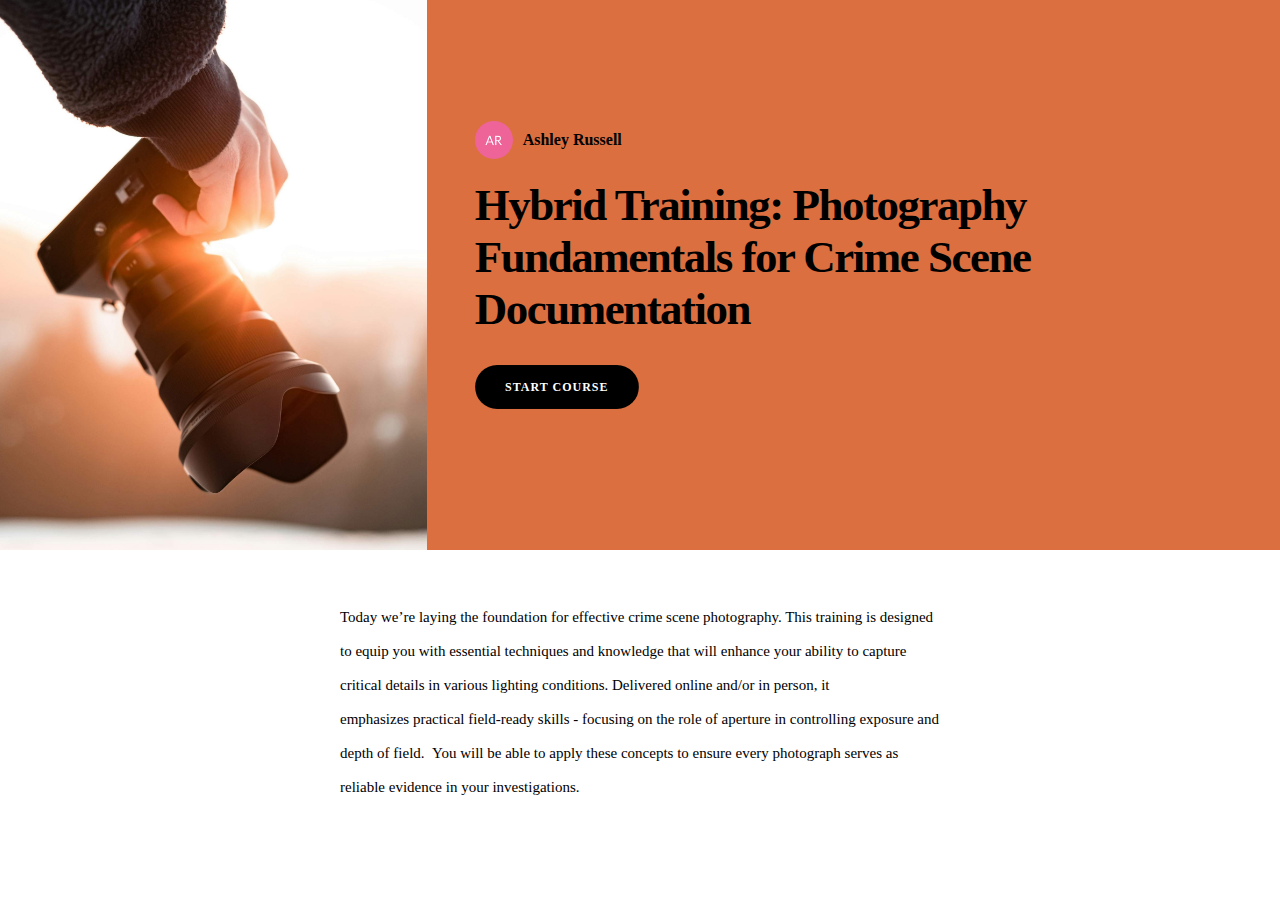
<file: index.html>
<!DOCTYPE html>
<html lang="en" class="">
  <head>
    <meta http-equiv="X-UA-Compatible" content="IE=edge,chrome=1">
    <meta name="viewport" content="width=device-width, initial-scale=1">
    <meta charset="utf-8">

    <title>Hybrid Training: Photography Fundamentals for Crime Scene Documentation</title>

    <link type="text/css" rel="stylesheet" href="lib/icomoon.css">
    <script type="text/javascript" src="lib/player-0.0.11.min.js"></script>
    <script type="text/javascript" src="lib/lzwcompress.js"></script>

    <!-- Resize Hack -->
    <script type="text/javascript">
      window.resizeTo(screen.width, screen.height);
    </script>
    

    <script id="__ENTRY__" type="application/json">
      {".js":["rise/892aa9fc.js"],".css":["sandbox/4adfab46.css"]}
    </script>

    <script id="__REMOTE_ENTRIES__" type="application/json">
      {"learn_distribution_frontend":{".js":["learn_dist/entry.js"]},"mondrian":{".js":["mondrian/entry.js"]}}
    </script>

    <script>
      (function() {
        const jsonp = {}

        function loadModule(manifest) {
          const p = []

          if (manifest['.css'] != null) {
            for (var idx = 0; idx < manifest['.css'].length; idx++) {
              p.push(new Promise((resolve, reject) => {
                var link = document.createElement('link')
                link.onload = resolve
                link.onerror = reject
                link.rel = 'stylesheet'
                link.href = 'lib/' + manifest['.css'][idx]
                document.body.appendChild(link)
              }))
            }
          }

          if (manifest['.js'] != null) {
            for (var idx = 0; idx < manifest['.js'].length; idx++) {
              p.push(new Promise((resolve, reject) => {
                var script = document.createElement('script')
                script.onload = resolve
                script.onerror = reject
                script.src = 'lib/' + manifest['.js'][idx]
                document.body.appendChild(script)
              }))
            }
          }

          return Promise.all(p)
        }

        function deserialize(str) {
          const buffer = Uint8Array.from(atob(str), c => c.charCodeAt(0))
          const json = new TextDecoder().decode(buffer)
          const result = JSON.parse(json)
          return result
        }

        function __loadEntry() {
          return loadModule(JSON.parse(document.getElementById('__ENTRY__').textContent))
        }

        function __loadRemoteEntry(name) {
          const manifest = JSON.parse(document.getElementById('__REMOTE_ENTRIES__').textContent)
          if (manifest[name] == null) throw new Error(`Missing manifest for remote entry "${name}".`)
          return loadModule(manifest[name])
        }

        async function __fetchCourse() {
          return Promise.resolve(deserialize("[base64]/[base64]/[base64]/[base64]"))
        }

        window.__loadEntry = __loadEntry
        window.__loadRemoteEntry = __loadRemoteEntry
        window.__fetchCourse = __fetchCourse
      })()
    </script>
  </head>
  <body>
    <div id="app"></div>
    <script type="text/javascript">
  (function(root) {
    window.partnerContent = [];

    function isExport() {
      return true;
    }

    function resolvePath(path) {
      return ('assets/').concat(path);
    }

    function resolveFontPath(font) {
      return ('lib/fonts/').concat(font.key.split('/').reverse()[0]);
    }

    root.Runtime = {
      fetch: window.__fetchCourse,
      isExport: isExport,
      resolvePath: resolvePath,
      resolveFontPath: resolveFontPath
    };
  }(window));
</script>

    
    <script>__loadEntry()</script>
    
  </body>
</html>
</file>
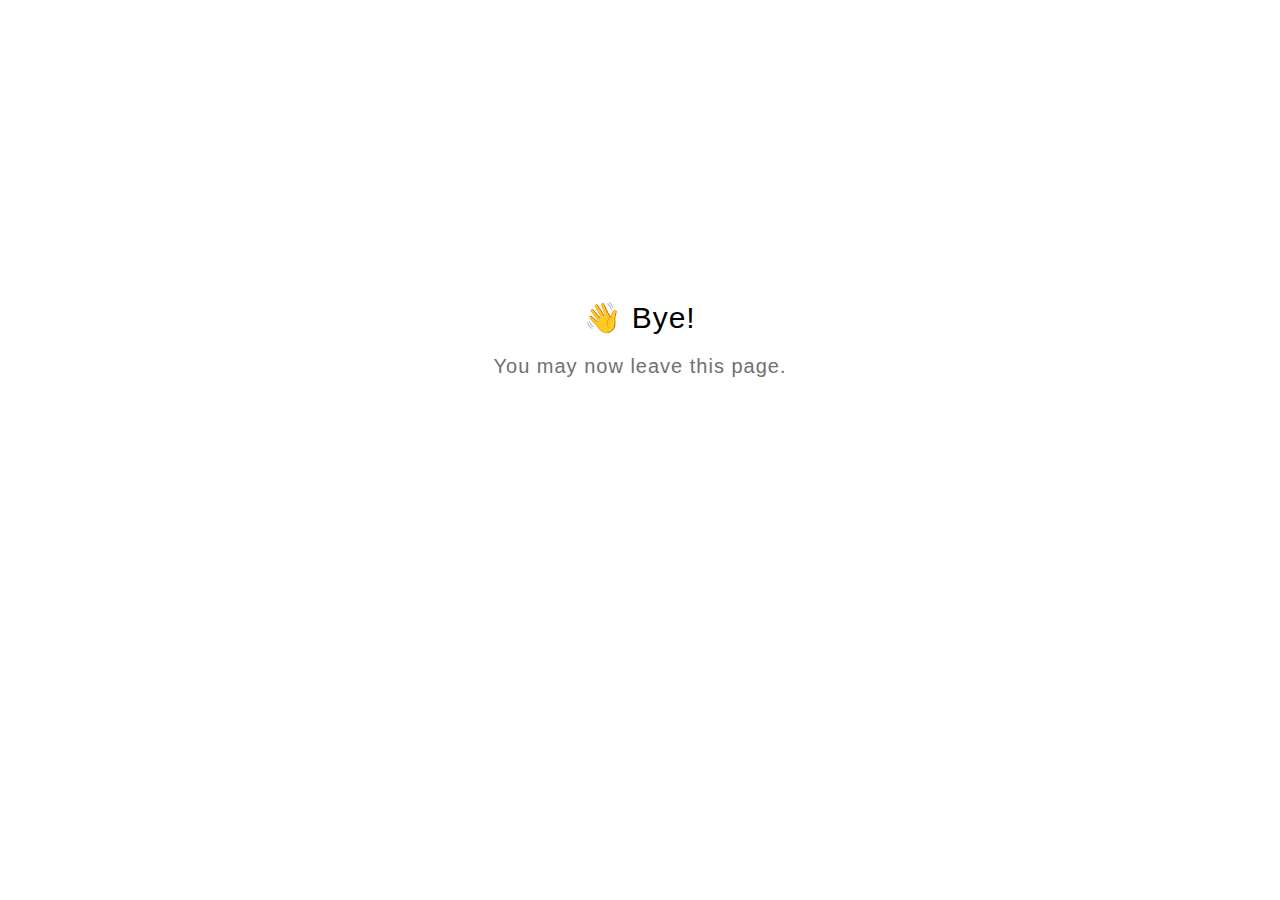
<file: goodbye.html>
<!DOCTYPE html>
<html lang="en">
  <head>
    <title>Goodbye</title>
    <meta charset="utf-8" lang="en">
    <style>
      html {
        font-size: 20px;
        font-family: 'lato', sans-serif;
        font-weight: lighter;
        letter-spacing: 0.05rem;
      }

      .goodbye-container {
        text-align: center;
        margin-top: 15rem;
      }

      .bye-message {
        font-size: 1.5rem;
      }

      .exit-text {
        color: #707070;
        margin-top: 1rem;
      }
    </style>
  </head>
  <body>
    <div class="goodbye-container">
      <div class="bye-message">👋 Bye!</div>
      <div class="exit-text">You may now leave this page.</div>
    </div>
  </body>
</html>
</file>
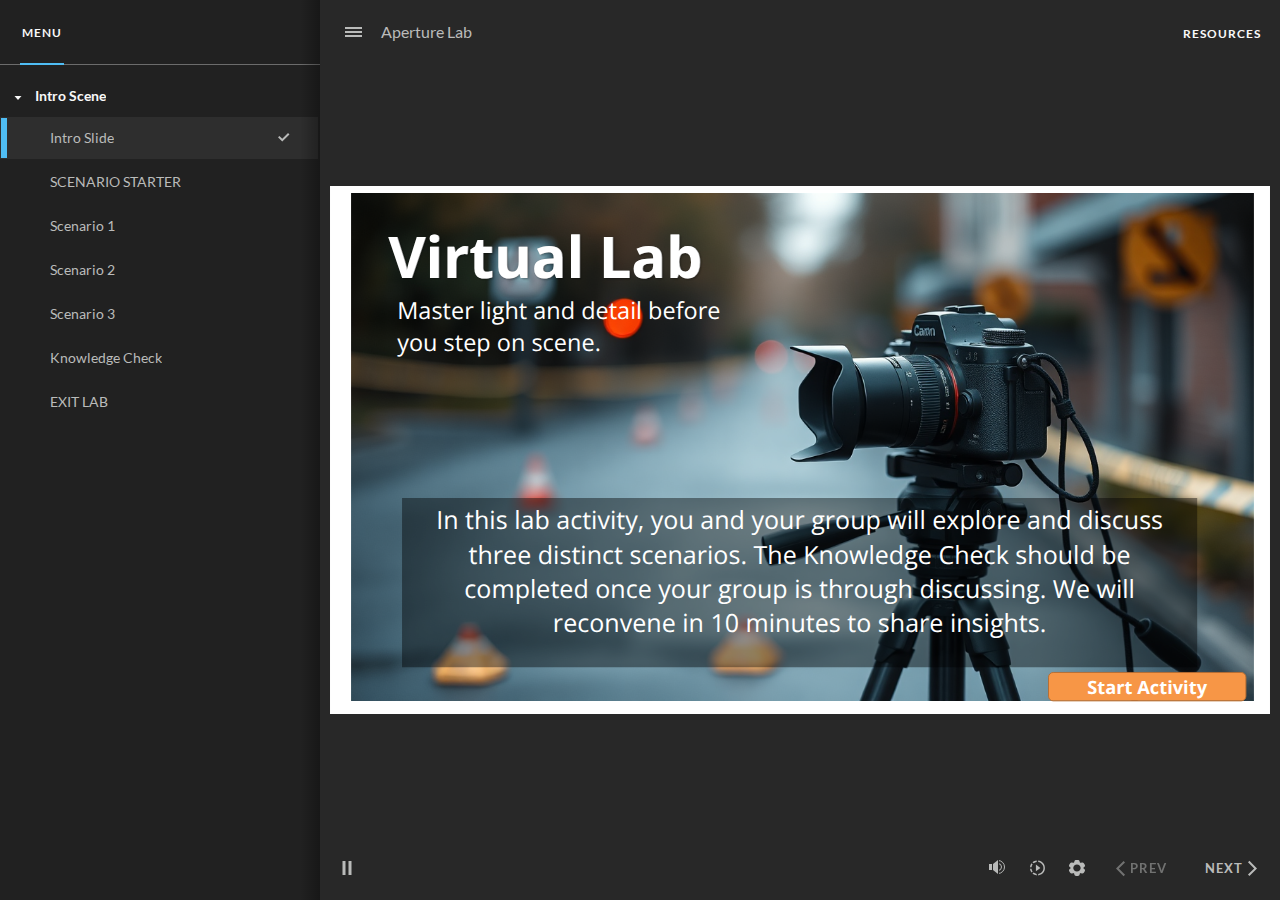
<file: assets/6i3P-daT5WN5vff5/story.html>
﻿<!doctype html>
<html lang="en-US">
<head>
  <meta charset="utf-8">
  <!-- Created using Storyline 360 x64 - http://www.articulate.com  -->
  <!-- version: 3.102.35072.0 -->
  <title>Aperture Lab</title>
  <meta http-equiv="x-ua-compatible" content="IE=edge"/>
  <meta name="viewport" content="width=device-width,initial-scale=1,user-scalable=no,shrink-to-fit=no,minimal-ui"/>
  <meta name="apple-mobile-web-app-capable" content="yes"/>
  <style>
    html, body { height: 100%; padding: 0; margin: 0 }
    #app { height: 100%; width: 100%; }
  </style>

  <script>
    window.DS = {};
    window.globals = {
      DATA_PATH_BASE: '',
      HAS_FRAME: true,
      HAS_SLIDE: true,

      lmsPresent: false,
      tinCanPresent: false,
      cmi5Present: false,
      aoSupport: false,
      scale: 'Scaled',
      captureRc: false,
      browserSize: 'optimal',
      bgColor: '#282828',
      features: 'DropInBase,MultipleQuizTracking,PlayerSizeOption',
      themeName: 'unified',
      preloaderColor: '#FFFFFF',
      suppressAnalytics: false,
      productChannel: 'stable',
      publishSource: 'storyline',
      aid: 'aid|c3ab2a36-1686-5eb2-b5e7-e473ba37ee8f',
      cid: '2220bf0b-d058-4d7e-af77-b7b1a0439810',
      playerVersion: '3.102.35072.0',
      publishTimestamp: '2025-08-28T23:01:40.8993325Z',
      maxIosVideoElements: 10,
      connectionSettings: { message: 'You%20are%20offline.%20Trying%20to%20reconnect...', useDarkTheme: false, mode: 'disabled' },
      hasFeature: function(feature) {
        return this.features.split(',').includes(feature);
      },
      
      parseParams: function(qs) {
        if (window.globals.parsedParams != null) {
          return window.globals.parsedParams;
        }
        qs = (qs || window.location.search.substr(1)).split('+').join(' ');
        var params = {},
            tokens,
            re = /[?&]?([^=]+)=([^&]*)/g;

        while (tokens = re.exec(qs)) {
          params[decodeURIComponent(tokens[1]).trim()] =
            decodeURIComponent(tokens[2]).trim();
        }
        window.globals.parsedParams = params;
        return params;
      }

    };

    if (window.flagsUnderTest != null) {
      window.globals.features = window.flagsUnderTest.reduce((accum, feature) => {
        if (!accum.includes(feature)) {
          accum.push(feature);
        }
        return accum;
      }, window.globals.features.split(',')).join();
    }
  </script>
  <script>
    var isIe11 = ('ActiveXObject' in window || window.MSBlobBuilder != null)
      && window.msCrypto != null && !window.ActiveXObject;
    if (isIe11) {
      window.globals.unsupportedBrowser = true;
      document.write(atob('[base64]'));
    }
  </script>

  <script>
    if (window.globals.hasFeature('Localization')) {
      
      
    }
  </script>

  
  <script>window.THREE = { };</script>
  
<meta name="robots" content="noindex, nofollow"></head>
<body style="background: #282828" class="cs-HTML theme-unified">
<script src="player-interface.js"></script>
  <script>!function(){var e,i=/iPhone/i,o=/iPod/i,n=/iPad/i,t=/\biOS-universal(?:.+)Mac\b/i,r=/\bAndroid(?:.+)Mobile\b/i,a=/Android/i,d=/(?:SD4930UR|\bSilk(?:.+)Mobile\b)/i,p=/Silk/i,l=/Windows Phone/i,u=/\bWindows(?:.+)ARM\b/i,b=/BlackBerry/i,s=/BB10/i,c=/Opera Mini/i,f=/\b(CriOS|Chrome)(?:.+)Mobile/i,h=/Mobile(?:.+)Firefox\b/i,v=function(e){return void 0!==e&&"MacIntel"===e.platform&&"number"==typeof e.maxTouchPoints&&e.maxTouchPoints>1&&"undefined"==typeof MSStream};e=function(e){var m={userAgent:"",platform:"",maxTouchPoints:0};e||"undefined"==typeof navigator?"string"==typeof e?m.userAgent=e:e&&e.userAgent&&(m={userAgent:e.userAgent,platform:e.platform,maxTouchPoints:e.maxTouchPoints||0}):m={userAgent:navigator.userAgent,platform:navigator.platform,maxTouchPoints:navigator.maxTouchPoints||0};var g=m.userAgent,y=g.split("[FBAN");void 0!==y[1]&&(g=y[0]),void 0!==(y=g.split("Twitter"))[1]&&(g=y[0]);var A=function(e){return function(i){return i.test(e)}}(g),w={apple:{phone:A(i)&&!A(l),ipod:A(o),tablet:!A(i)&&(A(n)||v(m))&&!A(l),universal:A(t),device:(A(i)||A(o)||A(n)||A(t)||v(m))&&!A(l)},amazon:{phone:A(d),tablet:!A(d)&&A(p),device:A(d)||A(p)},android:{phone:!A(l)&&A(d)||!A(l)&&A(r),tablet:!A(l)&&!A(d)&&!A(r)&&(A(p)||A(a)),device:!A(l)&&(A(d)||A(p)||A(r)||A(a))||A(/\bokhttp\b/i)},windows:{phone:A(l),tablet:A(u),device:A(l)||A(u)},other:{blackberry:A(b),blackberry10:A(s),opera:A(c),firefox:A(h),chrome:A(f),device:A(b)||A(s)||A(c)||A(h)||A(f)},any:!1,phone:!1,tablet:!1};return w.any=w.apple.device||w.android.device||w.windows.device||w.other.device,w.phone=w.apple.phone||w.android.phone||w.windows.phone,w.tablet=w.apple.tablet||w.android.tablet||w.windows.tablet,w}(),"object"==typeof exports&&"undefined"!=typeof module?module.exports=e:"function"==typeof define&&define.amd?define((function(){return e})):this.isMobile=e}();
    window.isMobile.apple.tablet = window.isMobile.apple.tablet ||
      (navigator.platform === 'MacIntel' && navigator.maxTouchPoints > 1);
    window.isMobile.apple.device = window.isMobile.apple.device || window.isMobile.apple.tablet;
    window.isMobile.tablet = window.isMobile.tablet || window.isMobile.apple.tablet;
    window.isMobile.any = window.isMobile.any || window.isMobile.apple.tablet;
  </script>

  <div id="focus-sink" tabindex="-1"></div>

  <div id="preso"></div>
  <script>
    (function() {

      var classTypes = [ 'desktop', 'mobile', 'phone', 'tablet' ];

      var addDeviceClasses = function(prefix, testObj) {
        var curr, i;
        for (i = 0; i < classTypes.length; i++) {
          curr = classTypes[i];
          if (testObj[curr]) {
            document.body.classList.add(prefix + curr);
          }
        }
      };

      var params = window.globals.parseParams(),
          isDevicePreview = params.devicepreview === '1',
          isPhoneOverride = params.deviceType === 'phone' || (isDevicePreview && params.phone == '1'),
          isTabletOverride = (params.deviceType === 'tablet' || isDevicePreview) && !isPhoneOverride,
          isMobileOverride = isPhoneOverride || isTabletOverride;

      var deviceView = {
        desktop: !window.isMobile.any && !isMobileOverride,
        mobile: window.isMobile.any || isMobileOverride,
        phone: isPhoneOverride || (window.isMobile.phone && !isTabletOverride),
        tablet: isTabletOverride || window.isMobile.tablet
      };

      window.globals.deviceView = deviceView;
      window.isMobile.desktop = !window.isMobile.any;
      window.isMobile.mobile = window.isMobile.any;

      addDeviceClasses('view-', deviceView);

    })();
  </script>
  
  <script src='story_content/triggers.js' type=text/javascript></script>
<script src='story_content/user.js' type=text/javascript></script>
  <div class="slide-loader"></div>

  <script>
    var doc = document, loader = doc.body.querySelector('.slide-loader'); [ 1, 2, 3 ].forEach(function(n) { var d = doc.createElement('div'); d.style.backgroundColor = window.globals.preloaderColor; d.classList.add('mobile-loader-dot'); d.classList.add('dot' + n); loader.appendChild(d); });
  </script>

  <div class="mobile-load-title-overlay" style="display: none">
    <div class="mobile-load-title">Aperture Lab</div>
  </div>

  <div class="mobile-chrome-warning"></div>

  
<style>
  .warn-connection-dialog {
    display: none;
    background: transparent;
    pointer-events: all;
    position: fixed;
    left: 0;
    top: 0;
    width: 100%;
    height: 100%;
    z-index: 999;
  }

  .warn-connection-content {
    pointer-events: all;
    border-radius: 4px;
    background: white;
    border: 1px solid #E7E7E7;
    color: #333333;
    box-shadow: 0 2px 4px rgba(0, 0, 0, 0.25);
    transition: all 150ms ease-out;
    position: absolute;
    white-space: nowrap;
  }

  .view-phone.is-landscape .warn-connection-content {
    left: 23px;
    bottom: 23px;
  }

  .view-tablet.is-landscape .warn-connection-content {
    left: 50%;
    top: 20px;
    transform: translateX(-50%);
  }

  .view-mobile.is-portrait .warn-connection-content {
    transform: translate(-50%, calc(-100% - 15px));
  }

  .warn-connection-content p {
    display: inline-block;
    margin: 0 8px 0 0;
    line-height: 33px;
    font-size: 11px;
  }

  .warn-connection-content svg {
    position: relative;
    vertical-align: middle;
    margin: 0 2px 2px 8px;
  }

  .view-desktop .warn-connection-content {
    left: 1.5em;
    bottom: 1.5em;
  }

  .view-desktop .warn-connection-content p {
    font-size: 1.1em;
  }

  .is-offline .warn-connection-dialog {
    display: block;
  }

  .is-offline .cs-panel * {
    pointer-events: none !important;
  }

  .is-offline .cs-panel {
    pointer-events: all !important;
  }

  .is-offline #nav-controls * {
    pointer-events: none !important;
  }

  .is-offline #nav-controls {
    pointer-events: all !important;
  }
</style>

<div class="warn-connection-dialog" role="alertdialog" aria-modal="true" tabindex="0" aria-labelledby="warn-connection-message">
  <div class="warn-connection-content">
    <svg width="17" height="15" viewBox="0 0 17 15" xmlns="http://www.w3.org/2000/svg">
      <path fill="#8F0000" stroke="white" d="M16.07,12.98 L15.88,12.23 L9.51,1.21 C8.97,0.26,7.6,0.26,7.06,1.21 L0.69,12.23 C0.15,13.16,0.81,14.36,1.91,14.36 H14.65 C15.47,14.36,16.05,13.7,16.07,12.98 Z"/>
      <path fill="white" stroke="white" d="M8.58,5.5 C8.35,5.28,8.5,5.35,8.21,5.32 C8.09,5.35,7.97,5.49,7.96,5.67 C7.97,5.79,7.98,5.92,7.98,6.04 L7.98,6.04 C7.99,6.17,8,6.31,8.01,6.43 L8.01,6.44 C8.03,6.92,8.06,7.41,8.09,7.9 L8.09,7.9 C8.12,8.39,8.14,8.88,8.17,9.37 C8.17,9.39,8.18,9.42,8.2,9.44 C8.23,9.46,8.25,9.47,8.28,9.47 C8.31,9.47,8.34,9.46,8.35,9.44 C8.37,9.43,8.38,9.4,8.39,9.35 L8.39,9.34 C8.39,9.24,8.4,9.15,8.4,9.05 L8.4,9.05 C8.41,8.96,8.41,8.86,8.42,8.75 C8.43,8.44,8.45,8.12,8.47,7.81 L8.47,7.81 C8.49,7.49,8.51,7.18,8.53,6.87 C8.55,6.46,8.56,6.05,8.59,5.64 L8.6,5.62 C8.6,5.57,8.59,5.53,8.58,5.5 L8.21,5.32 Z"/>
      <circle fill="white" stroke="white" cx="8.3" cy="11.35" r="0.3"/>
    </svg>
    <p id="warn-connection-message">You are offline. Trying to reconnect...</p>
  </div>
</div>

<script>
  (function() {
    window.DS.connection = {
      warningShown: false,
      assets: {},
      loadingAssetGroup: false,
      retryDelay: 500
    };

    var connectionSettings = window.globals.connectionSettings || {};

    var useConnectionMessages = window.AbortController != null &&
      window.location.protocol != 'file:' &&
      connectionSettings.mode === 'normal';

    window.DS.connection.useConnectionMessages = useConnectionMessages;

    var assetCount = 0;
    var checkLoadedId;


    if (useConnectionMessages && connectionSettings != null) {
      var contentEl = document.querySelector('.warn-connection-content');
      var messageEl = contentEl.querySelector('p');

      if (connectionSettings.useDarkTheme) {
        contentEl.style.borderColor = '#BABBBA';
        contentEl.style.backgroundColor = '#282828';
        contentEl.style.color = '#FFFFFF';
      }

      if (connectionSettings.message != null) {
        messageEl.textContent = window.decodeURIComponent(connectionSettings.message);
      }
    }

    function checkAssetsReady() {
      for (var i in DS.connection.assets) {
        if (!DS.connection.assets[i].success) {
          return false;
        }
      }
      return true;
    }

    function stopAssetGroup() {
      if (!useConnectionMessages) { return; }

      assetCount = 0;

      DS.connection.oldAssetGroup = DS.connection.assets;
      DS.connection.assets = {};
      DS.connection.loadingAssetGroup = false;
      clearInterval(checkLoadedId);
    }

    function startAssetGroup() {
      if (!useConnectionMessages) { return; }
      var ticks = 0;
      clearInterval(checkLoadedId);
      checkLoadedId = setInterval(function() {
        var loaded = 0;
        if (assetCount === 0 && loaded === 0) {
          clearInterval(checkLoadedId);
          return;
        }

        for (var i in DS.connection.assets) {
          if (DS.connection.assets[i].success) {
            loaded++;
          }
        }

        if (assetCount === loaded && checkAssetsReady()) {
          for (var i in DS.connection.assets) {
            if (DS.connection.assets[i].action) {
              DS.connection.assets[i].action();
            }
          }
          hideWarning();
          stopAssetGroup();
        }
      }, 100)
    }

    function requiredAsset(url, action, retry, type) {
      if (!useConnectionMessages) { return; }
      if (DS.connection.assets[url]) { return; }

      DS.connection.assets[url] = {
        success: false, action: action, retry: retry, type: type
      };
      assetCount = Object.keys(DS.connection.assets).length;
      if (!DS.connection.loadingAssetGroup) {
        startAssetGroup();
      }
      DS.connection.loadingAssetGroup = true;
    }

    function assetLoaded(url) {
      if (!useConnectionMessages) { return; }
      if (DS.connection.assets[url]) {
        DS.connection.assets[url].success = true;
      }
    }

    function assetFailed(url) {
      if (!useConnectionMessages) { return; }
      if (!DS.connection.assets[url]) {
        if (/\.js$/.test(url) && url.indexOf('transcripts') === -1) {
          setTimeout(function() {
            if (DS.connection.lastSlideLoaded != null) {
              DS.connection.lastSlideLoaded();
            }
          }, DS.connection.retryDelay);
        }
        return;
      }
      if (!DS.connection.warningShown) { showWarning(); }
      if (DS.connection.assets[url].retry) {
        setTimeout(function() {
          if (!DS.connection.assets[url].success) {
            DS.connection.assets[url].retry()
          }
        }, DS.connection.retryDelay);
      }
    }

    function hideWarning() {
      document.body.classList.remove('is-offline');
      DS.connection.warningShown = false;
      enableKeys();
    }
    DS.connection.hideWarning = hideWarning

    function showWarning(btn) {
      document.body.classList.add('is-offline')
      DS.connection.warningShown = true;
      updateWarningPosition();
      disableKeys();
    }

    function updateWarningPosition() {
      if (!DS.connection.warningShown) {
        return;
      }

      var isPortrait = document.body.classList.contains('is-portrait');
      var isMobile = document.body.classList.contains('view-mobile');
      var warningEl = document.querySelector('.warn-connection-content');

      if (isPortrait && isMobile) {
        var slide = document.querySelector('.primary-slide');
        var slideRect = slide != null
          ? slide.getBoundingClientRect()
          : { top: window.innerHeight, left: 0, width: window.innerWidth };

        warningEl.style.top = `${slideRect.top}px`
        warningEl.style.left = `${slideRect.left + slideRect.width / 2}px`
      } else {
        warningEl.style.top = null;
        warningEl.style.left = null;
      }

      window.requestAnimationFrame(updateWarningPosition);
    }

    function onDisableKeyDown(e) {
      e.preventDefault();
      e.stopImmediatePropagation();
    }

    function onDisableKeyUp(e) {
      e.preventDefault();
      e.stopImmediatePropagation();
    }

    var accStyle = document.createElement('style');
    var warnDialogEl = document.querySelector('.warn-connection-dialog');

    function disableKeys() {
      if (DS.views && DS.views.nsStack && DS.views.nsStack.length === 1) {
        DS.views.nsStack[0].tabReachable = false
        DS.views.nsStack[0].updateTabIndex(true);
      }

      accStyle.innerHTML = '.acc-shadow-dom { display: none; }';
      document.body.appendChild(accStyle);

      warnDialogEl.parentNode.append(warnDialogEl);
      warnDialogEl.focus();
    }

    function enableKeys() {
      accStyle.remove();
      if (DS.views && DS.views.nsStack && DS.views.nsStack.length === 1 && DS.views.nsStack[0].name === '_frame') {
        DS.views.nsStack[0].tabReachable = true;
        DS.views.nsStack[0].updateTabIndex();
      }
    }

    // these will all be noops if the feature flag isn't set in
    // the data and `window.globals.features`
    DS.connection.requiredAsset = requiredAsset;
    DS.connection.assetLoaded = assetLoaded;
    DS.connection.assetFailed = assetFailed;
    DS.connection.stopAssetGroup = stopAssetGroup;
    DS.connection.startAssetGroup = startAssetGroup;
  })();
</script>


  <script>
    
    if (window.autoSpider && window.vInterfaceObject) {
      document.querySelector('.mobile-load-title-overlay').style.display = 'none';
    }
  </script>

  

  <link rel="stylesheet" href="html5/data/css/output.min.css" data-noprefix/>
</body>
<script src="html5/lib/scripts/bootstrapper.min.js"></script>
</html>
</file>
<file: lib/icomoon.css>
@font-face {
	font-family: 'icomoon';
	src:  url('fonts/icomoon.ttf') format('truetype'),
				url('fonts/icomoon.woff') format('woff');
	font-weight: normal;
	font-style: normal;
}

[class^="icon-"], [class*=" icon-"] {
	/* use !important to prevent issues with browser extensions that change fonts */
	font-family: 'icomoon' !important;
	speak: none;
	font-style: normal;
	font-weight: normal;
	font-variant: normal;
	text-transform: none;
	line-height: 1;

	/* Better Font Rendering =========== */
	-webkit-font-smoothing: antialiased;
	-moz-osx-font-smoothing: grayscale;
}

.icon-edit-author-name:before {
	content: "\e976";
}
.icon-lock:before {
	content: "\e977";
}
.icon-checkmark-valid:before {
	content: "\e95d";
}
.icon-close-media-panel:before {
	content: "\e95e";
}
.icon-trash4:before {
	content: "\e95f";
}
.icon-x-invalid-url:before {
	content: "\e960";
}
.icon-attach2:before {
	content: "\e961";
}
.icon-bold:before {
	content: "\e962";
}
.icon-fontcolor:before {
	content: "\e963";
}
.icon-fontsize:before {
	content: "\e964";
}
.icon-italic:before {
	content: "\e965";
}
.icon-link:before {
	content: "\e966";
}
.icon-orderedlist:before {
	content: "\e967";
}
.icon-quote:before {
	content: "\e968";
}
.icon-unorderedlist:before {
	content: "\e969";
}
.icon-feedback:before {
	content: "\e910";
}
.icon-review:before {
	content: "\e911";
}
.icon-customizable:before {
	content: "\e908";
}
.icon-design:before {
	content: "\e909";
}
.icon-interactions:before {
	content: "\e90a";
}
.icon-questions:before {
	content: "\e90b";
}
.icon-scenarios2:before {
	content: "\e90c";
}
.icon-slides:before {
	content: "\e90d";
}
.icon-desktop:before {
	content: "\e902";
}
.icon-expressions:before {
	content: "\e903";
}
.icon-poses:before {
	content: "\e904";
}
.icon-retina:before {
	content: "\e905";
}
.icon-scenarios:before {
	content: "\e906";
}
.icon-transparency:before {
	content: "\e907";
}
.icon-Master-01:before {
	content: "\e934";
}
.icon-Master-02:before {
	content: "\e93a";
}
.icon-Master-03:before {
	content: "\e939";
}
.icon-Master-04:before {
	content: "\e936";
}
.icon-Master-05:before {
	content: "\e93b";
}
.icon-Master-06:before {
	content: "\e935";
}
.icon-Master-07:before {
	content: "\e937";
}
.icon-Master-08:before {
	content: "\e938";
}
.icon-Master-09:before {
	content: "\e922";
}
.icon-Master-10:before {
	content: "\e926";
}
.icon-Master-11:before {
	content: "\e924";
}
.icon-Master-12:before {
	content: "\e928";
}
.icon-Master-13:before {
	content: "\e923";
}
.icon-Master-14:before {
	content: "\e925";
}
.icon-Master-15:before {
	content: "\e929";
}
.icon-Master-16:before {
	content: "\e927";
}
.icon-Master-17:before {
	content: "\e92b";
}
.icon-Master-18:before {
	content: "\e92c";
}
.icon-Master-19:before {
	content: "\e92d";
}
.icon-Master-20:before {
	content: "\e92e";
}
.icon-Master-21:before {
	content: "\e92f";
}
.icon-Master-22:before {
	content: "\e930";
}
.icon-Master-23:before {
	content: "\e931";
}
.icon-Master-24:before {
	content: "\e932";
}
.icon-Master-25:before {
	content: "\e933";
}
.icon-Master-26:before {
	content: "\e92a";
}
.icon-check-circle:before {
	content: "\e803";
}
.icon-trash:before {
	content: "\e804";
}
.icon-rotation:before {
	content: "\e91a";
}
.icon-vector:before {
	content: "\e91b";
}
.icon-mute:before {
	content: "\e90e";
}
.icon-volume:before {
	content: "\e90f";
}
.icon-logo:before {
	content: "\e805";
}
.icon-share:before {
	content: "\e801";
}
.icon-sorting:before {
	content: "\e91c";
}
.icon-more:before {
	content: "\e91d";
}
.icon-copy:before {
	content: "\e951";
}
.icon-clock:before {
	content: "\e915";
}
.icon-quotes-left:before {
	content: "\e918";
}
.icon-list-numbered:before {
	content: "\e916";
}
.icon-list2:before {
	content: "\e917";
}
.icon-plus:before {
	content: "\e60a";
}
.icon-info:before {
	content: "\e974";
}
.icon-cross:before {
	content: "\e913";
}
.icon-checkmark:before {
	content: "\e975";
}
.icon-arrow-up2:before {
	content: "\e959";
}
.icon-arrow-down2:before {
	content: "\e95a";
}
.icon-sort-alpha-asc:before {
	content: "\e912";
}
.icon-rtf:before {
	content: "\e94b";
}
.icon-doc:before {
	content: "\e94a";
}
.icon-pdf:before {
	content: "\e94c";
}
.icon-ppt:before {
	content: "\e94d";
}
.icon-file:before {
	content: "\e94e";
}
.icon-xls:before {
	content: "\e94f";
}
.icon-zip:before {
	content: "\e950";
}
.icon-file-alt:before {
	content: "\e944";
}
.icon-doc-alt:before {
	content: "\e943";
}
.icon-pdf-alt:before {
	content: "\e945";
}
.icon-ppt-alt:before {
	content: "\e946";
}
.icon-rtf-alt:before {
	content: "\e947";
}
.icon-xls-alt:before {
	content: "\e948";
}
.icon-zip-alt:before {
	content: "\e949";
}
.icon-attach:before {
	content: "\e942";
}
.icon-reload:before {
	content: "\e941";
}
.icon-trash2:before {
	content: "\e60d";
}
.icon-arrow-left:before {
	content: "\e608";
}
.icon-arrow-right:before {
	content: "\e609";
}
.icon-check-alt:before {
	content: "\e606";
}
.icon-password-view:before {
	content: "\e972";
}
.icon-password-hide:before {
	content: "\e973";
}
.icon-view-grid:before {
	content: "\e96c";
}
.icon-grid-view:before {
	content: "\e96c";
}
.icon-view-list:before {
	content: "\e96d";
}
.icon-list-view:before {
	content: "\e96d";
}
.icon-blocks:before {
	content: "\e95b";
}
.icon-list3:before {
	content: "\e95c";
}
.icon-export:before {
	content: "\e958";
}
.icon-screencast:before {
	content: "\e957";
}
.icon-cursor:before {
	content: "\e956";
}
.icon-documents:before {
	content: "\e952";
}
.icon-duplicate:before {
	content: "\e952";
}
.icon-trash3:before {
	content: "\e953";
}
.icon-Article:before {
	content: "\e93c";
}
.icon-Interaction:before {
	content: "\e93d";
}
.icon-Quiz:before {
	content: "\e93e";
}
.icon-Video:before {
	content: "\e93f";
}
.icon-trashcan:before {
	content: "\e921";
}
.icon-marker_style:before {
	content: "\e920";
}
.icon-photo:before {
	content: "\e91f";
}
.icon-microphone:before {
	content: "\e91e";
}
.icon-plus2:before {
	content: "\e800";
}
.icon-processing:before {
	content: "\e607";
}
.icon-menu:before {
	content: "\e602";
}
.icon-headset:before {
	content: "\e603";
}
.icon-list:before {
	content: "\e604";
}
.icon-video:before {
	content: "\e605";
}
.icon-mail:before {
	content: "\e954";
}
.icon-remove:before {
	content: "\e955";
}
.icon-up-level-2:before {
	content: "\e96e";
}
.icon-up-level-list-2:before {
	content: "\e96f";
}
.icon-plus-circle:before {
	content: "\e802";
}
.icon-up-level:before {
	content: "\e970";
}
.icon-up-level-list:before {
	content: "\e971";
}
.icon-eye:before {
	content: "\e96b";
}
.icon-tick:before {
	content: "\e900";
}
.icon-check:before {
	content: "\e901";
}
.icon-link-alt:before {
	content: "\e919";
}
.icon-chevron-down:before {
	content: "\e60b";
}
.icon-chevron-up:before {
	content: "\e60c";
}
.icon-chevron-left:before {
	content: "\e600";
}
.icon-chevron:before {
	content: "\e601";
}
.icon-chevron-right:before {
	content: "\e601";
}
.icon-close-small:before {
	content: "\e940";
}
.icon-pie-chart:before {
	content: "\e914";
}
.icon-alert:before {
	content: "\e96a";
}
</file>
